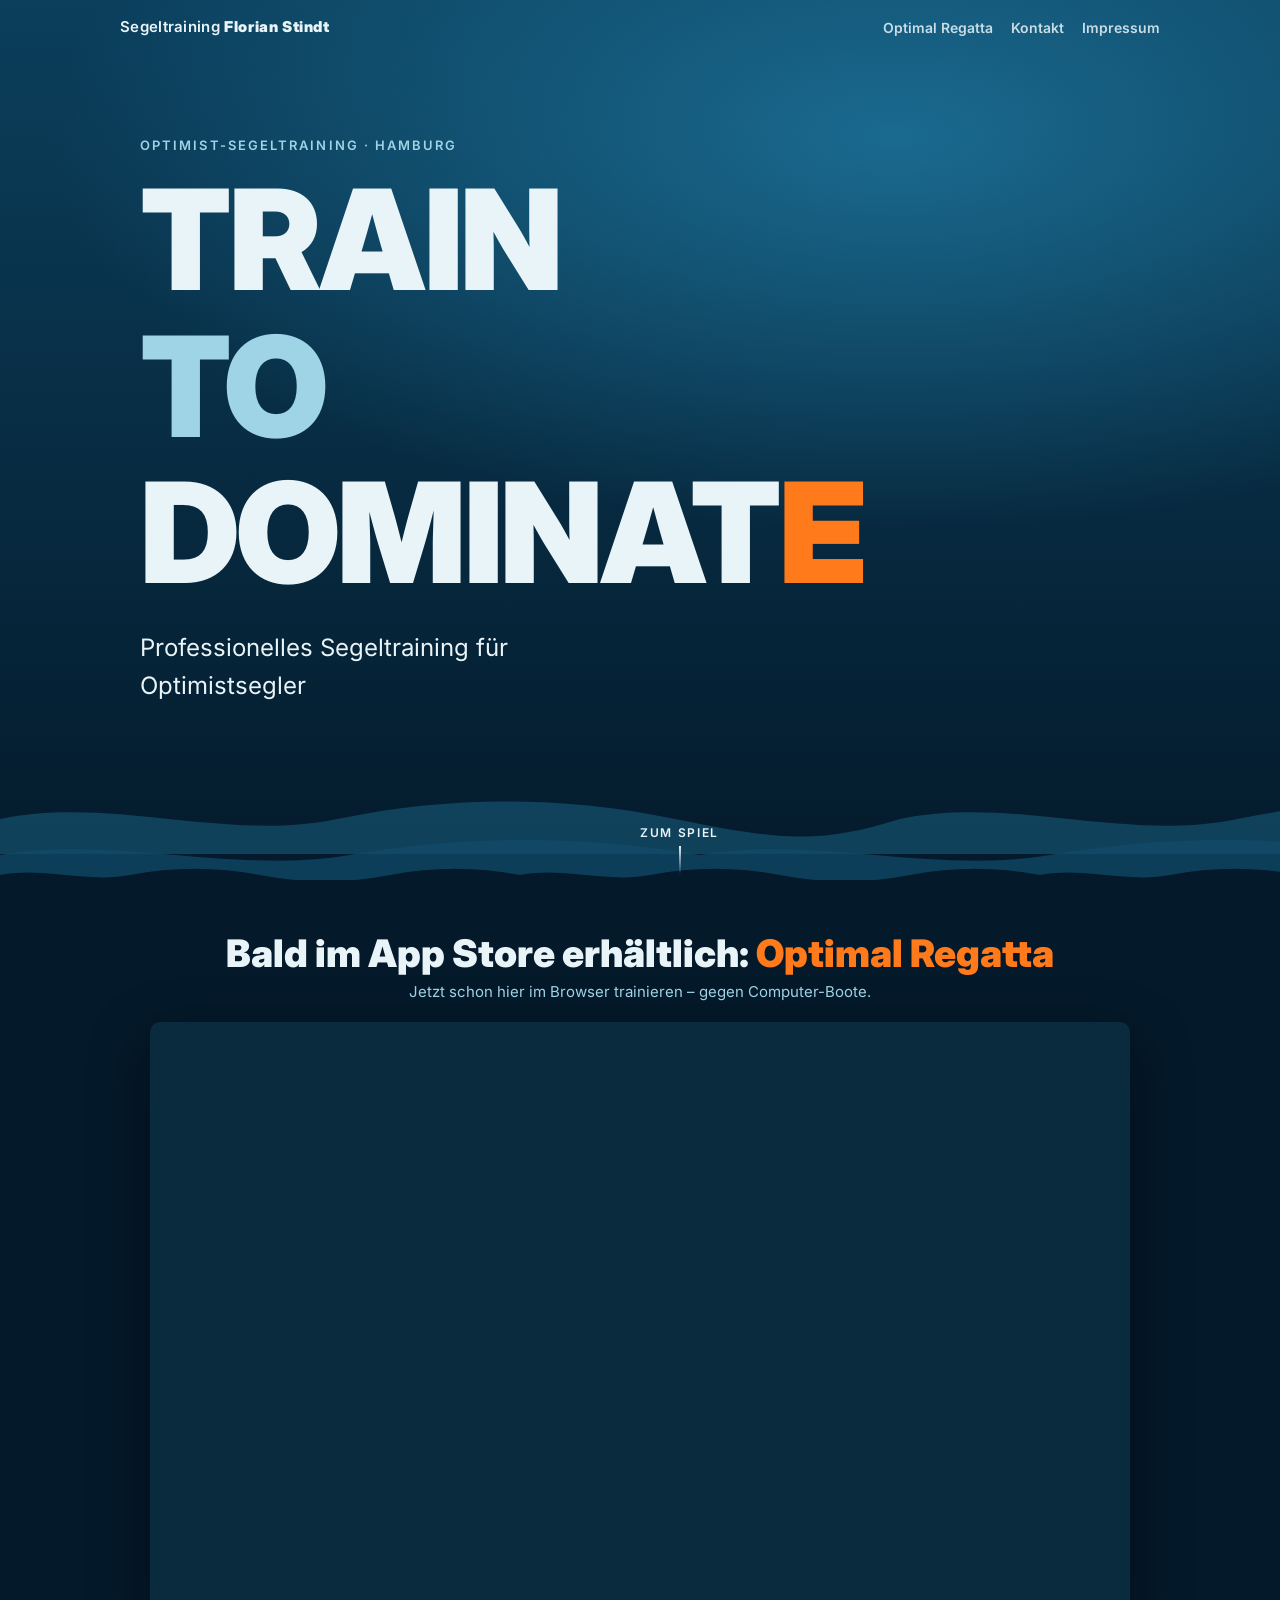
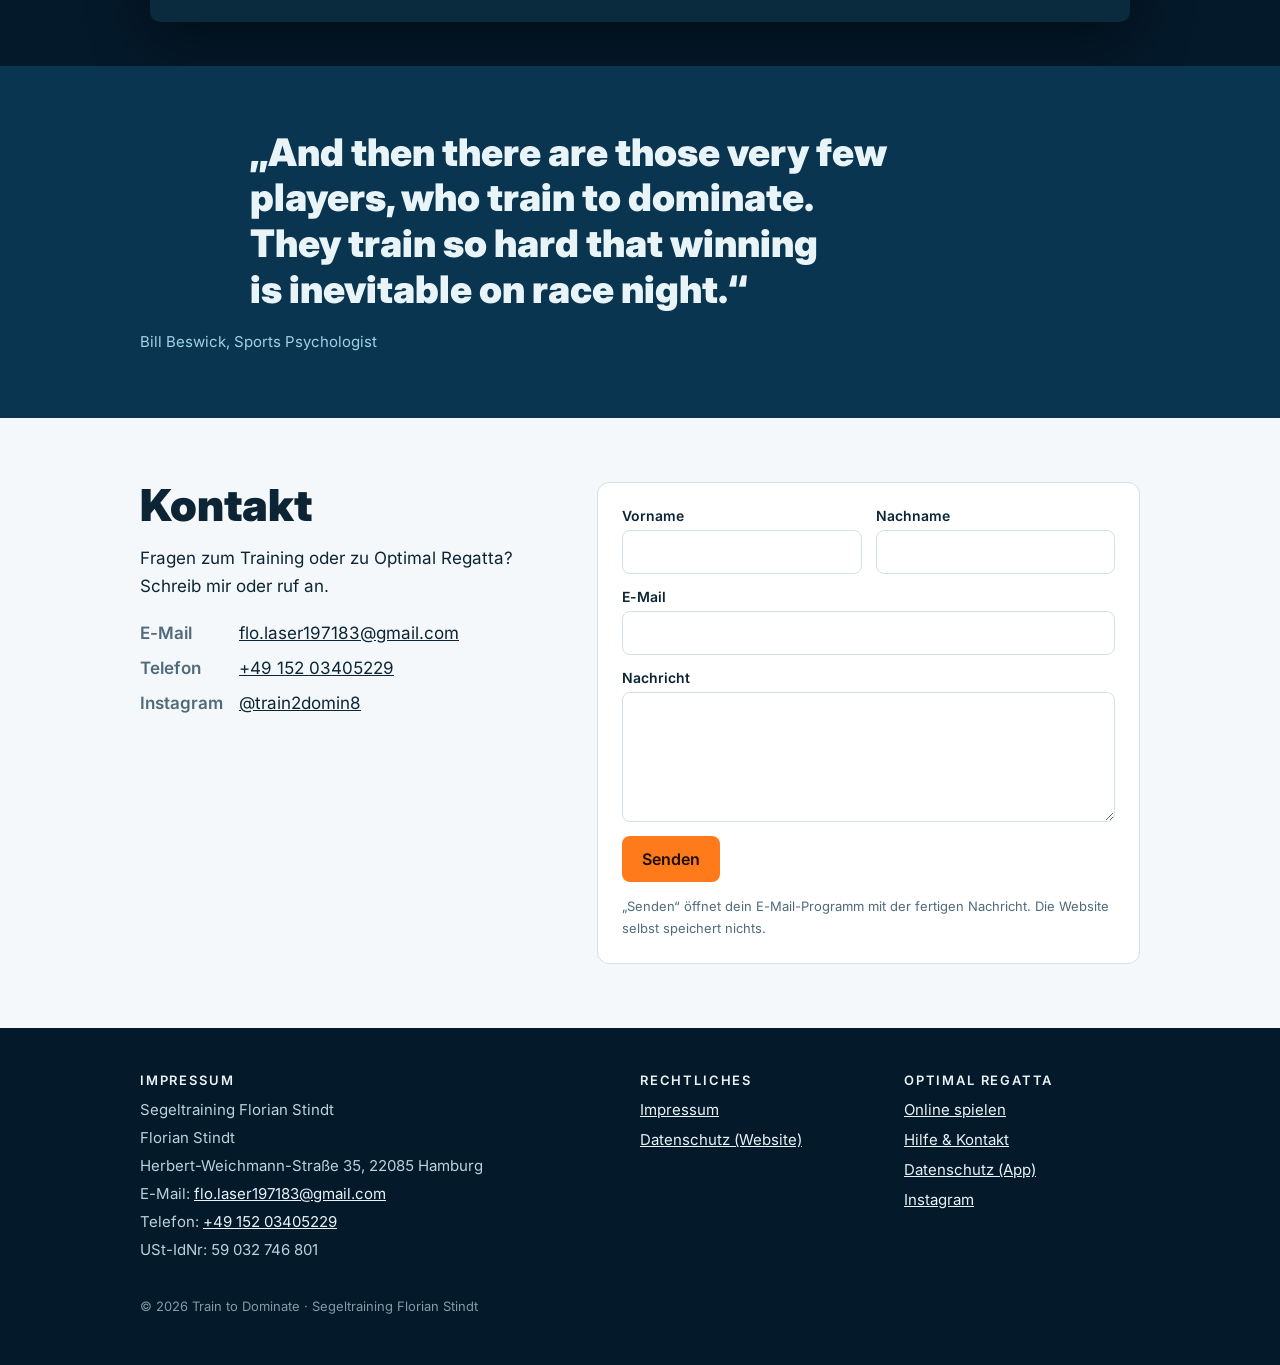
<file: index.html>
<!doctype html>
<html lang="de">
<head>
<meta charset="utf-8">
<meta name="viewport" content="width=device-width,initial-scale=1,viewport-fit=cover">
<title>Train to Dominate · Segeltraining Florian Stindt</title>
<meta name="description" content="Professionelles Segeltraining für Optimistsegler von Florian Stindt in Hamburg – und Optimal Regatta, das Regatta-Spiel für junge Segler.">
<link rel="canonical" href="https://www.train2domin8.com/">
<meta property="og:title" content="Train to Dominate · Segeltraining Florian Stindt">
<meta property="og:description" content="Professionelles Segeltraining für Optimistsegler von Florian Stindt in Hamburg – und Optimal Regatta, das Regatta-Spiel für junge Segler.">
<meta property="og:type" content="website">
<meta name="theme-color" content="#04192a">
<link rel="icon" href="/favicon.svg" type="image/svg+xml">
<link rel="stylesheet" href="/style.css">
</head>
<body>
<header class="bar"><div class="wrap">
  <a class="brand" href="/">Segeltraining <b>Florian Stindt</b></a>
  <nav class="nav" aria-label="Hauptmenü"><a href="#spiel">Optimal Regatta</a><a href="#kontakt">Kontakt</a><a href="/impressum">Impressum</a></nav>
</div></header>
<main>
<section class="hero" aria-label="Train to Dominate">
  <div class="wind" aria-hidden="true"><i></i><i></i><i></i><i></i><i></i></div>
  <div class="wrap">
    <p class="kicker">Optimist-Segeltraining · Hamburg</p>
    <h1 class="title"><span>Train</span><span>To</span><span>Dominat<em>e</em></span></h1>
    <p class="lead">Professionelles Segeltraining für Optimistsegler</p>
  </div>
  <div class="opti far" aria-hidden="true"><svg viewBox="0 0 120 130" aria-hidden="true">
  <path d="M58 6 L60 104" stroke="#e9f4f8" stroke-width="2.4" stroke-linecap="round"/>
  <path d="M61 10 L104 22 L96 92 L62 98 Z" fill="#f7fbfd"/>
  <path d="M62 97 L103 23" stroke="#9fb7c4" stroke-width="2" stroke-linecap="round"/>
  <path d="M70 40 L96 46" stroke="#ff7a1a" stroke-width="5"/>
  <path d="M14 102 L108 102 L100 118 Q60 124 22 118 Z" fill="#ff7a1a"/>
  <path d="M14 102 L108 102" stroke="#fff" stroke-width="2"/>
</svg></div>
  <div class="sea" aria-hidden="true"><div class="wave w1"></div><div class="wave w2"></div></div>
  <div class="opti" aria-hidden="true"><svg viewBox="0 0 120 130" aria-hidden="true">
  <path d="M58 6 L60 104" stroke="#e9f4f8" stroke-width="2.4" stroke-linecap="round"/>
  <path d="M61 10 L104 22 L96 92 L62 98 Z" fill="#f7fbfd"/>
  <path d="M62 97 L103 23" stroke="#9fb7c4" stroke-width="2" stroke-linecap="round"/>
  <path d="M70 40 L96 46" stroke="#ff7a1a" stroke-width="5"/>
  <path d="M14 102 L108 102 L100 118 Q60 124 22 118 Z" fill="#ff7a1a"/>
  <path d="M14 102 L108 102" stroke="#fff" stroke-width="2"/>
</svg></div>
  <div class="sea front" aria-hidden="true"><div class="wave w3"></div></div>
  <a class="cue" href="#spiel">Zum Spiel<i></i></a>
</section>

<section class="game" id="spiel" aria-labelledby="spiel-h">
  <div class="wrap">
    <h2 id="spiel-h">Bald im App Store erhältlich: <em>Optimal Regatta</em></h2>
    <p class="sub">Jetzt schon hier im Browser trainieren – gegen Computer-Boote.</p>
    <iframe class="frame" src="https://lifrano.github.io/optimist-regatta/" title="Optimal Regatta – Spiel" allow="fullscreen; autoplay" allowfullscreen loading="eager"></iframe>
  </div>
</section>

<section class="quote">
  <div class="wrap">
    <figure>
      <blockquote>„And then there are those very few players, who train to dominate. They train so hard that winning is inevitable on race night.“</blockquote>
      <figcaption>Bill Beswick, Sports Psychologist</figcaption>
    </figure>
  </div>
</section>

<section class="contact" id="kontakt" aria-labelledby="kontakt-h">
  <div class="wrap grid">
    <div>
      <h2 id="kontakt-h">Kontakt</h2>
      <p>Fragen zum Training oder zu Optimal Regatta? Schreib mir oder ruf an.</p>
      <dl>
        <dt>E-Mail</dt><dd><a href="mailto:flo.laser197183@gmail.com">flo.laser197183@gmail.com</a></dd>
        <dt>Telefon</dt><dd><a href="tel:+4915203405229">+49 152 03405229</a></dd>
        <dt>Instagram</dt><dd><a href="https://www.instagram.com/train2domin8/" rel="noopener">@train2domin8</a></dd>
      </dl>
    </div>
    <form id="kform" novalidate>
      <label>Vorname<input name="vorname" autocomplete="given-name"></label>
      <label>Nachname<input name="nachname" autocomplete="family-name"></label>
      <label class="full">E-Mail<input name="email" type="email" autocomplete="email"></label>
      <label class="full">Nachricht<textarea name="nachricht" required></textarea></label>
      <button class="btn" type="submit">Senden</button>
      <p class="note full">„Senden“ öffnet dein E-Mail-Programm mit der fertigen Nachricht. Die Website selbst speichert nichts. <span id="formMsg" role="status"></span></p>
    </form>
  </div>
</section>
</main>
<script>
// contact form -> e-mail program
document.getElementById('kform').addEventListener('submit',function(e){
  e.preventDefault(); var f=e.target, m=document.getElementById('formMsg');
  if(!f.nachricht.value.trim()){ m.textContent='Bitte eine Nachricht eingeben.'; f.nachricht.focus(); return; }
  var name=(f.vorname.value+' '+f.nachname.value).trim();
  var body=f.nachricht.value+'\n\n'+(name?name+'\n':'')+(f.email.value?f.email.value:'');
  location.href='mailto:flo.laser197183@gmail.com?subject='+encodeURIComponent('Anfrage über train2domin8.com'+(name?' – '+name:''))+'&body='+encodeURIComponent(body);
  m.textContent='Dein E-Mail-Programm sollte sich jetzt öffnen. Falls nicht: flo.laser197183@gmail.com';
});
// intro: show "Train to Dominate" for a moment, then glide down to the game
(function(){
  if(location.hash||window.matchMedia('(prefers-reduced-motion: reduce)').matches) return;
  var cancelled=false; function stop(){cancelled=true;}
  ['wheel','touchstart','keydown','mousedown'].forEach(function(t){window.addEventListener(t,stop,{passive:true,once:true});});
  setTimeout(function(){
    if(cancelled||window.scrollY>60) return;
    var el=document.getElementById('spiel'), target=el.getBoundingClientRect().top+window.scrollY-(window.innerWidth<761?0:8);
    var vh=window.innerHeight, h=el.offsetHeight; if(h<vh) target-=Math.max(0,(vh-h)/2-8);
    var start=window.scrollY, t0=null, dur=2800;
    function ease(t){return t<.5?4*t*t*t:1-Math.pow(-2*t+2,3)/2;}
    function step(ts){ if(cancelled) return; if(t0===null)t0=ts; var p=Math.min(1,(ts-t0)/dur);
      window.scrollTo(0,start+(target-start)*ease(p)); if(p<1) requestAnimationFrame(step); }
    requestAnimationFrame(step);
  },3200);
})();
</script>
<footer>
  <div class="wrap">
    <div class="cols">
      <div>
        <h3>Impressum</h3>
        <p>Segeltraining Florian Stindt</p>
        <p>Florian Stindt</p>
        <p>Herbert-Weichmann-Straße 35, 22085 Hamburg</p>
        <p>E-Mail: <a href="mailto:flo.laser197183@gmail.com">flo.laser197183@gmail.com</a></p>
        <p>Telefon: <a href="tel:+4915203405229">+49 152 03405229</a></p>
        <p>USt-IdNr: 59 032 746 801</p>
      </div>
      <div>
        <h3>Rechtliches</h3>
        <ul>
          <li><a href="/impressum">Impressum</a></li>
          <li><a href="/datenschutz">Datenschutz (Website)</a></li>
        </ul>
      </div>
      <div>
        <h3>Optimal Regatta</h3>
        <ul>
          <li><a href="/#spiel">Online spielen</a></li>
          <li><a href="/optimal-regatta">Hilfe &amp; Kontakt</a></li>
          <li><a href="/optimal-regatta-datenschutz">Datenschutz (App)</a></li>
          <li><a href="https://www.instagram.com/train2domin8/" rel="noopener">Instagram</a></li>
        </ul>
      </div>
    </div>
    <p class="copy">© <span id="yr">2026</span> Train to Dominate · Segeltraining Florian Stindt</p>
  </div>
</footer>
<script>document.getElementById('yr').textContent=new Date().getFullYear()</script>
</body>
</html>
</file>
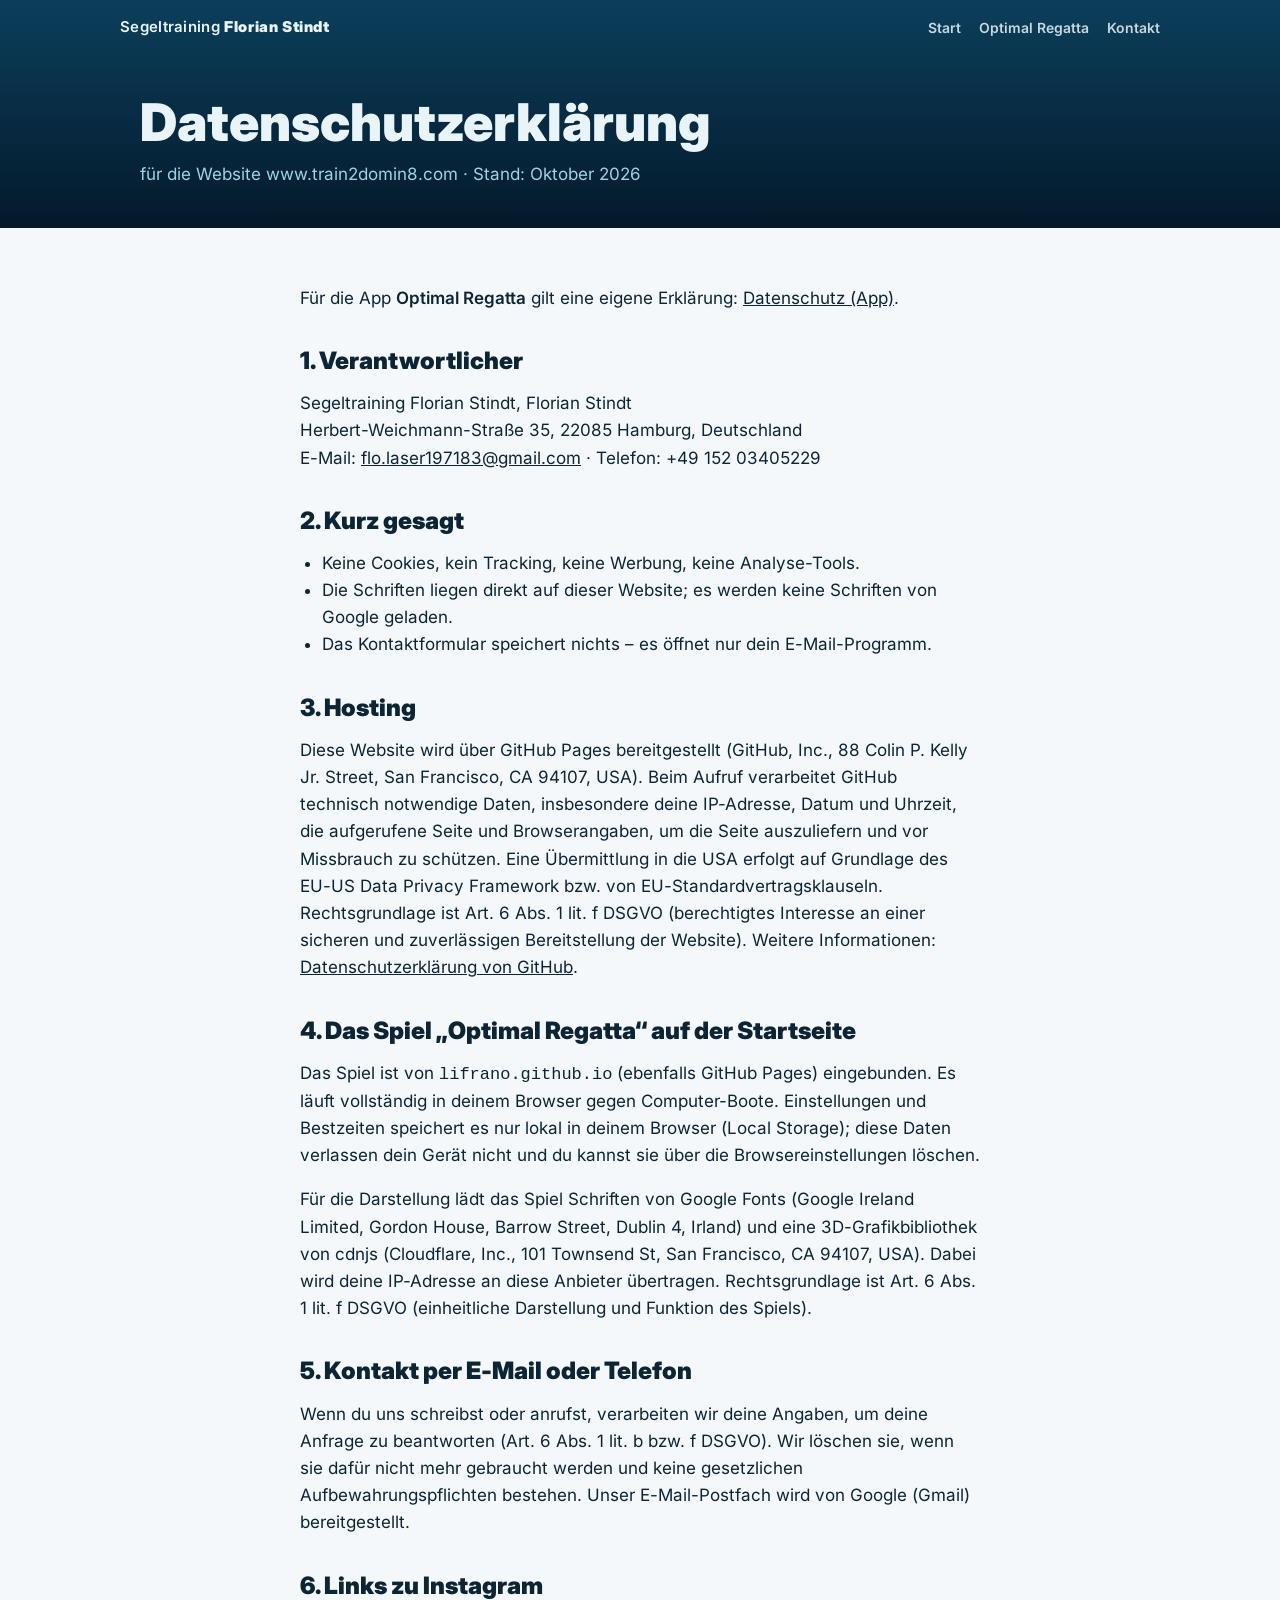
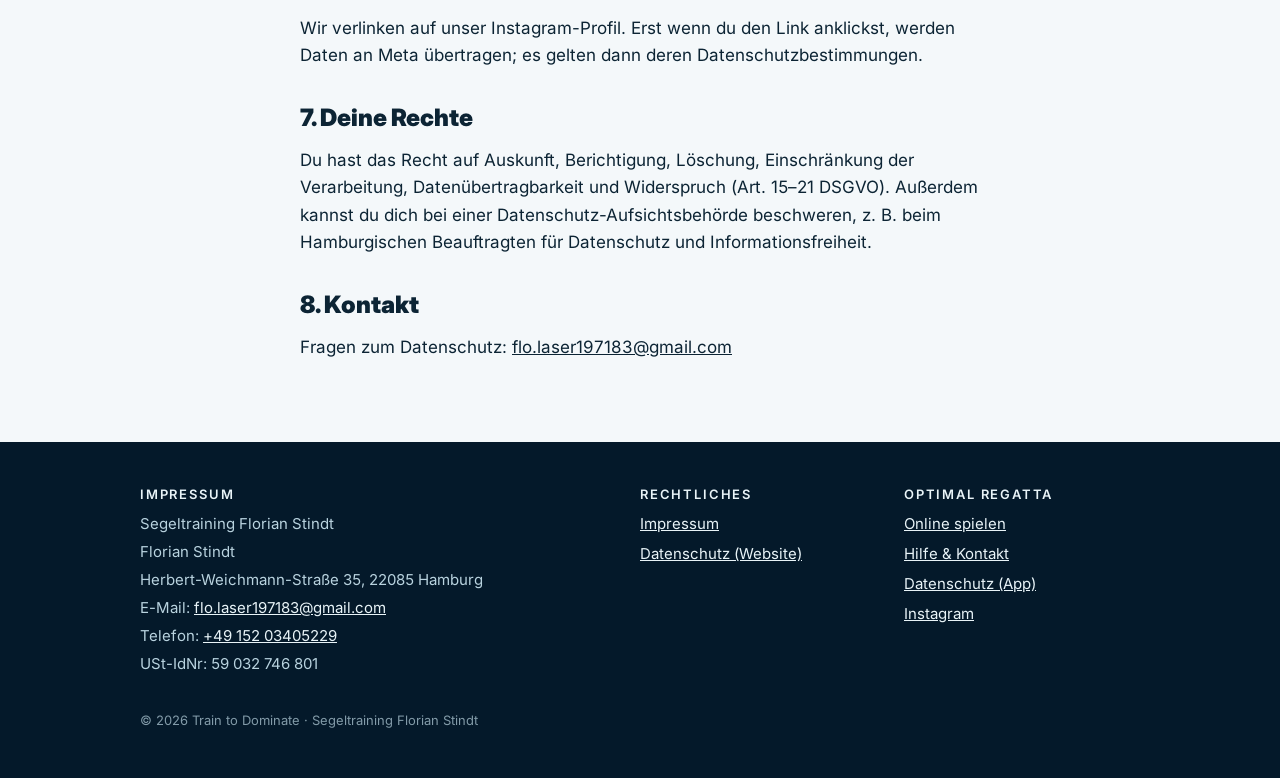
<file: datenschutz.html>
<!doctype html>
<html lang="de">
<head>
<meta charset="utf-8">
<meta name="viewport" content="width=device-width,initial-scale=1,viewport-fit=cover">
<title>Datenschutz · Train to Dominate</title>
<meta name="description" content="Datenschutzerklärung für die Website www.train2domin8.com.">
<link rel="canonical" href="https://www.train2domin8.com/datenschutz">
<meta property="og:title" content="Datenschutz · Train to Dominate">
<meta property="og:description" content="Datenschutzerklärung für die Website www.train2domin8.com.">
<meta property="og:type" content="website">
<meta name="theme-color" content="#04192a">
<link rel="icon" href="/favicon.svg" type="image/svg+xml">
<link rel="stylesheet" href="/style.css">
</head>
<body>
<header class="bar"><div class="wrap">
  <a class="brand" href="/">Segeltraining <b>Florian Stindt</b></a>
  <nav class="nav" aria-label="Hauptmenü"><a href="/">Start</a><a href="/#spiel">Optimal Regatta</a><a href="/#kontakt">Kontakt</a></nav>
</div></header>
<section class="page-head"><div class="wrap"><h1>Datenschutzerklärung</h1><p>für die Website www.train2domin8.com · Stand: Oktober 2026</p></div></section>
<main class="prose">
<p>Für die App <strong>Optimal Regatta</strong> gilt eine eigene Erklärung: <a href="/optimal-regatta-datenschutz">Datenschutz (App)</a>.</p>

<h2>1. Verantwortlicher</h2>
<p>Segeltraining Florian Stindt, Florian Stindt<br>
Herbert-Weichmann-Straße 35, 22085 Hamburg, Deutschland<br>
E-Mail: <a href="mailto:flo.laser197183@gmail.com">flo.laser197183@gmail.com</a> · Telefon: +49 152 03405229</p>

<h2>2. Kurz gesagt</h2>
<ul>
  <li>Keine Cookies, kein Tracking, keine Werbung, keine Analyse-Tools.</li>
  <li>Die Schriften liegen direkt auf dieser Website; es werden keine Schriften von Google geladen.</li>
  <li>Das Kontaktformular speichert nichts – es öffnet nur dein E-Mail-Programm.</li>
</ul>

<h2>3. Hosting</h2>
<p>Diese Website wird über GitHub Pages bereitgestellt (GitHub, Inc., 88 Colin P. Kelly Jr. Street, San Francisco, CA 94107, USA). Beim Aufruf verarbeitet GitHub technisch notwendige Daten, insbesondere deine IP-Adresse, Datum und Uhrzeit, die aufgerufene Seite und Browserangaben, um die Seite auszuliefern und vor Missbrauch zu schützen. Eine Übermittlung in die USA erfolgt auf Grundlage des EU-US Data Privacy Framework bzw. von EU-Standardvertragsklauseln. Rechtsgrundlage ist Art. 6 Abs. 1 lit. f DSGVO (berechtigtes Interesse an einer sicheren und zuverlässigen Bereitstellung der Website). Weitere Informationen: <a href="https://docs.github.com/de/site-policy/privacy-policies/github-general-privacy-statement" rel="noopener">Datenschutzerklärung von GitHub</a>.</p>

<h2>4. Das Spiel „Optimal Regatta“ auf der Startseite</h2>
<p>Das Spiel ist von <code>lifrano.github.io</code> (ebenfalls GitHub Pages) eingebunden. Es läuft vollständig in deinem Browser gegen Computer-Boote. Einstellungen und Bestzeiten speichert es nur lokal in deinem Browser (Local Storage); diese Daten verlassen dein Gerät nicht und du kannst sie über die Browsereinstellungen löschen.</p>
<p>Für die Darstellung lädt das Spiel Schriften von Google Fonts (Google Ireland Limited, Gordon House, Barrow Street, Dublin 4, Irland) und eine 3D-Grafikbibliothek von cdnjs (Cloudflare, Inc., 101 Townsend St, San Francisco, CA 94107, USA). Dabei wird deine IP-Adresse an diese Anbieter übertragen. Rechtsgrundlage ist Art. 6 Abs. 1 lit. f DSGVO (einheitliche Darstellung und Funktion des Spiels).</p>

<h2>5. Kontakt per E-Mail oder Telefon</h2>
<p>Wenn du uns schreibst oder anrufst, verarbeiten wir deine Angaben, um deine Anfrage zu beantworten (Art. 6 Abs. 1 lit. b bzw. f DSGVO). Wir löschen sie, wenn sie dafür nicht mehr gebraucht werden und keine gesetzlichen Aufbewahrungspflichten bestehen. Unser E-Mail-Postfach wird von Google (Gmail) bereitgestellt.</p>

<h2>6. Links zu Instagram</h2>
<p>Wir verlinken auf unser Instagram-Profil. Erst wenn du den Link anklickst, werden Daten an Meta übertragen; es gelten dann deren Datenschutzbestimmungen.</p>

<h2>7. Deine Rechte</h2>
<p>Du hast das Recht auf Auskunft, Berichtigung, Löschung, Einschränkung der Verarbeitung, Datenübertragbarkeit und Widerspruch (Art. 15–21 DSGVO). Außerdem kannst du dich bei einer Datenschutz-Aufsichtsbehörde beschweren, z. B. beim Hamburgischen Beauftragten für Datenschutz und Informationsfreiheit.</p>

<h2>8. Kontakt</h2>
<p>Fragen zum Datenschutz: <a href="mailto:flo.laser197183@gmail.com">flo.laser197183@gmail.com</a></p>

</main>
<footer>
  <div class="wrap">
    <div class="cols">
      <div>
        <h3>Impressum</h3>
        <p>Segeltraining Florian Stindt</p>
        <p>Florian Stindt</p>
        <p>Herbert-Weichmann-Straße 35, 22085 Hamburg</p>
        <p>E-Mail: <a href="mailto:flo.laser197183@gmail.com">flo.laser197183@gmail.com</a></p>
        <p>Telefon: <a href="tel:+4915203405229">+49 152 03405229</a></p>
        <p>USt-IdNr: 59 032 746 801</p>
      </div>
      <div>
        <h3>Rechtliches</h3>
        <ul>
          <li><a href="/impressum">Impressum</a></li>
          <li><a href="/datenschutz">Datenschutz (Website)</a></li>
        </ul>
      </div>
      <div>
        <h3>Optimal Regatta</h3>
        <ul>
          <li><a href="/#spiel">Online spielen</a></li>
          <li><a href="/optimal-regatta">Hilfe &amp; Kontakt</a></li>
          <li><a href="/optimal-regatta-datenschutz">Datenschutz (App)</a></li>
          <li><a href="https://www.instagram.com/train2domin8/" rel="noopener">Instagram</a></li>
        </ul>
      </div>
    </div>
    <p class="copy">© <span id="yr">2026</span> Train to Dominate · Segeltraining Florian Stindt</p>
  </div>
</footer>
<script>document.getElementById('yr').textContent=new Date().getFullYear()</script>
</body>
</html>
</file>
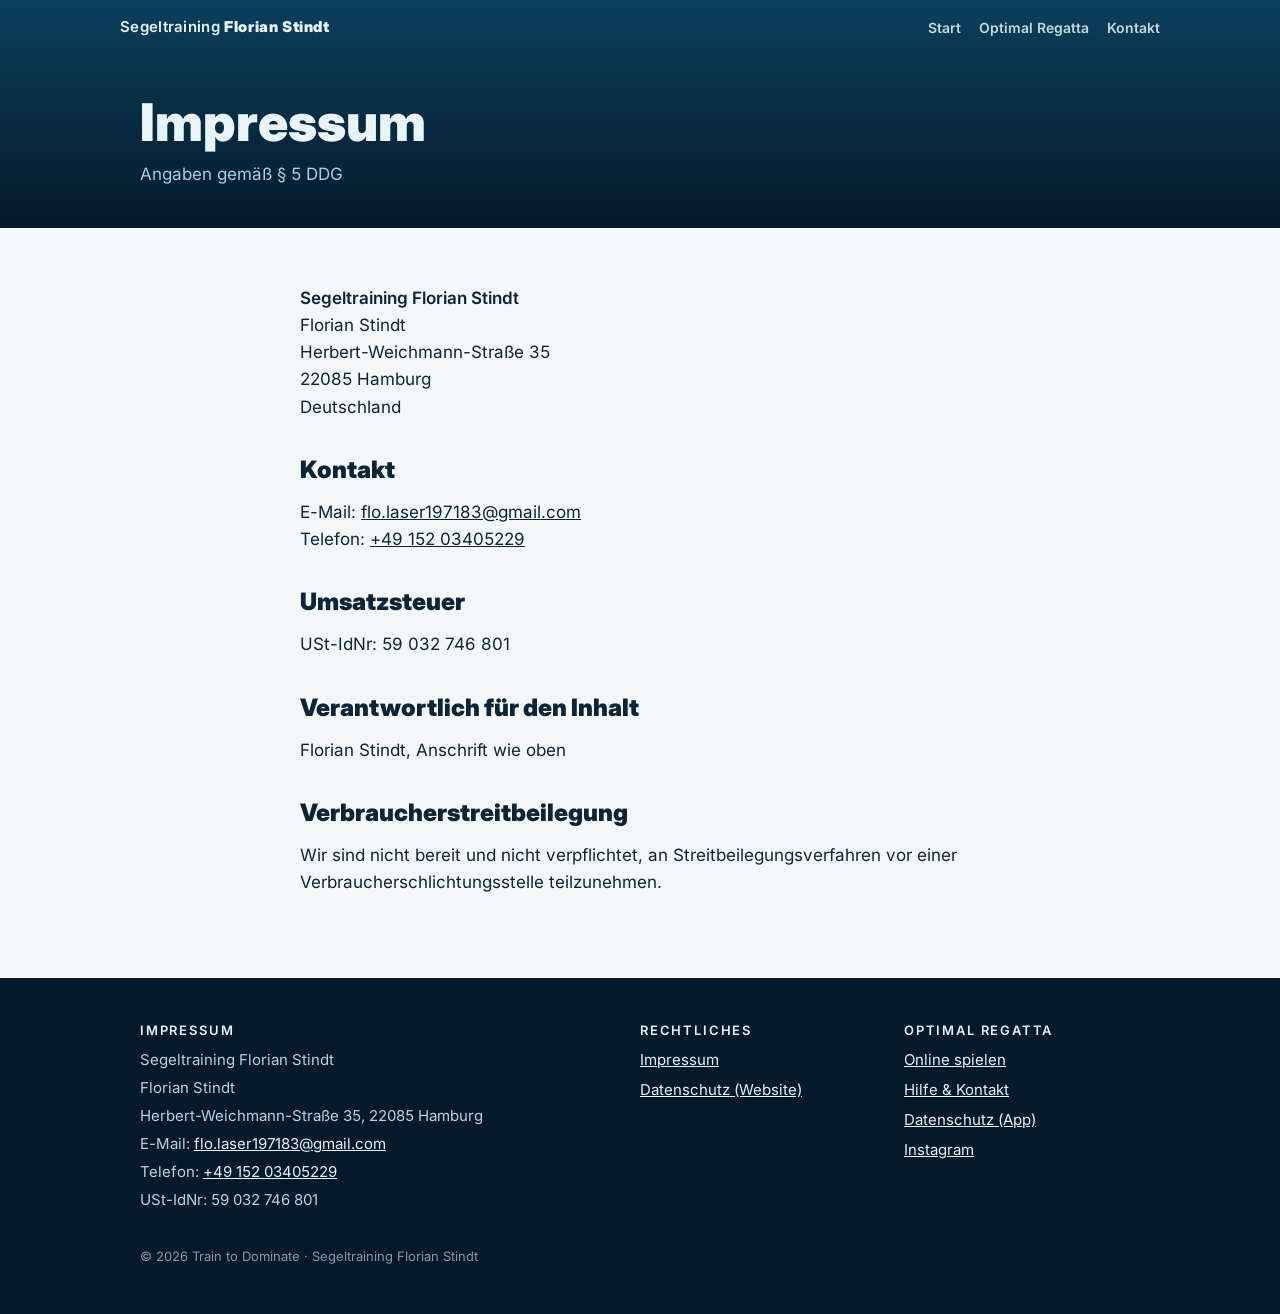
<file: impressum.html>
<!doctype html>
<html lang="de">
<head>
<meta charset="utf-8">
<meta name="viewport" content="width=device-width,initial-scale=1,viewport-fit=cover">
<title>Impressum · Train to Dominate</title>
<meta name="description" content="Impressum von Segeltraining Florian Stindt (Train to Dominate), Hamburg.">
<link rel="canonical" href="https://www.train2domin8.com/impressum">
<meta property="og:title" content="Impressum · Train to Dominate">
<meta property="og:description" content="Impressum von Segeltraining Florian Stindt (Train to Dominate), Hamburg.">
<meta property="og:type" content="website">
<meta name="theme-color" content="#04192a">
<link rel="icon" href="/favicon.svg" type="image/svg+xml">
<link rel="stylesheet" href="/style.css">
</head>
<body>
<header class="bar"><div class="wrap">
  <a class="brand" href="/">Segeltraining <b>Florian Stindt</b></a>
  <nav class="nav" aria-label="Hauptmenü"><a href="/">Start</a><a href="/#spiel">Optimal Regatta</a><a href="/#kontakt">Kontakt</a></nav>
</div></header>
<section class="page-head"><div class="wrap"><h1>Impressum</h1><p>Angaben gemäß § 5 DDG</p></div></section>
<main class="prose">
<p><strong>Segeltraining Florian Stindt</strong><br>
Florian Stindt<br>
Herbert-Weichmann-Straße 35<br>
22085 Hamburg<br>
Deutschland</p>

<h2>Kontakt</h2>
<p>E-Mail: <a href="mailto:flo.laser197183@gmail.com">flo.laser197183@gmail.com</a><br>
Telefon: <a href="tel:+4915203405229">+49 152 03405229</a></p>

<h2>Umsatzsteuer</h2>
<p>USt-IdNr: 59 032 746 801</p>

<h2>Verantwortlich für den Inhalt</h2>
<p>Florian Stindt, Anschrift wie oben</p>

<h2>Verbraucherstreitbeilegung</h2>
<p>Wir sind nicht bereit und nicht verpflichtet, an Streitbeilegungsverfahren vor einer Verbraucherschlichtungsstelle teilzunehmen.</p>

</main>
<footer>
  <div class="wrap">
    <div class="cols">
      <div>
        <h3>Impressum</h3>
        <p>Segeltraining Florian Stindt</p>
        <p>Florian Stindt</p>
        <p>Herbert-Weichmann-Straße 35, 22085 Hamburg</p>
        <p>E-Mail: <a href="mailto:flo.laser197183@gmail.com">flo.laser197183@gmail.com</a></p>
        <p>Telefon: <a href="tel:+4915203405229">+49 152 03405229</a></p>
        <p>USt-IdNr: 59 032 746 801</p>
      </div>
      <div>
        <h3>Rechtliches</h3>
        <ul>
          <li><a href="/impressum">Impressum</a></li>
          <li><a href="/datenschutz">Datenschutz (Website)</a></li>
        </ul>
      </div>
      <div>
        <h3>Optimal Regatta</h3>
        <ul>
          <li><a href="/#spiel">Online spielen</a></li>
          <li><a href="/optimal-regatta">Hilfe &amp; Kontakt</a></li>
          <li><a href="/optimal-regatta-datenschutz">Datenschutz (App)</a></li>
          <li><a href="https://www.instagram.com/train2domin8/" rel="noopener">Instagram</a></li>
        </ul>
      </div>
    </div>
    <p class="copy">© <span id="yr">2026</span> Train to Dominate · Segeltraining Florian Stindt</p>
  </div>
</footer>
<script>document.getElementById('yr').textContent=new Date().getFullYear()</script>
</body>
</html>
</file>
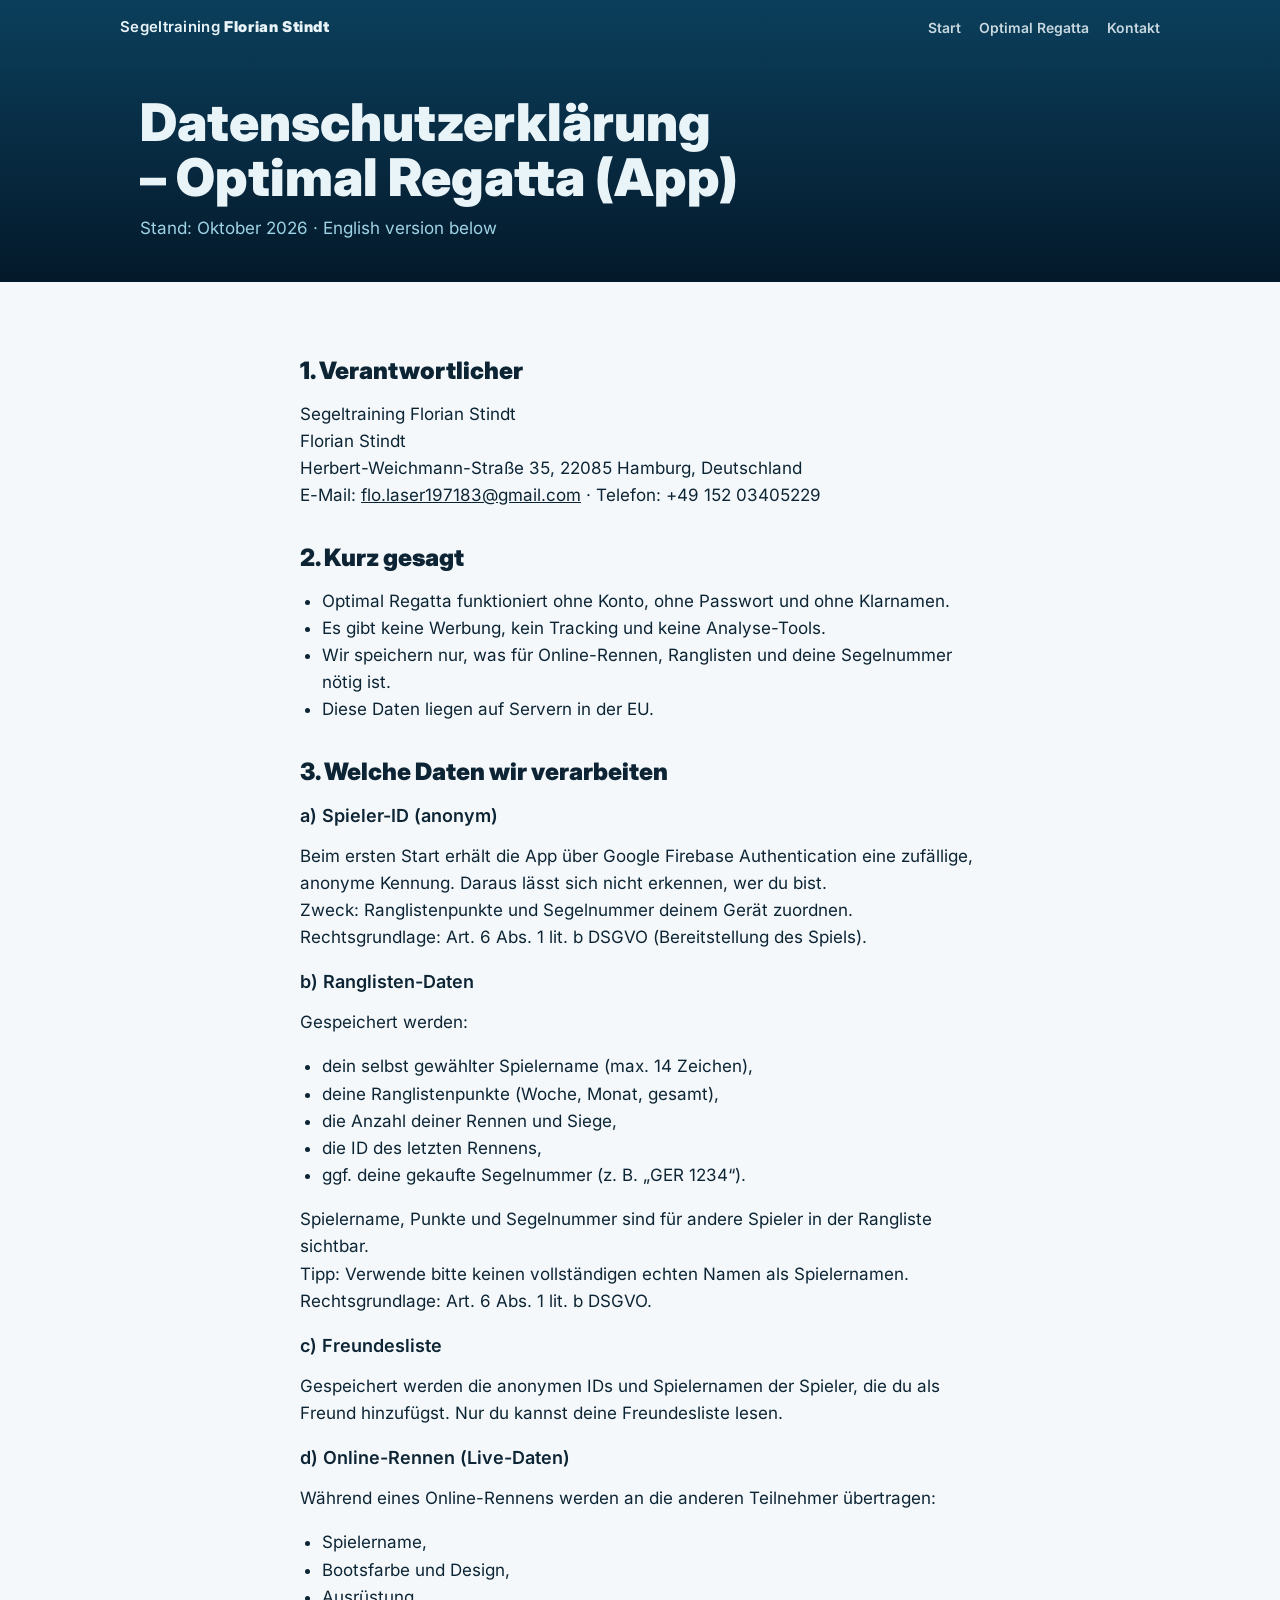
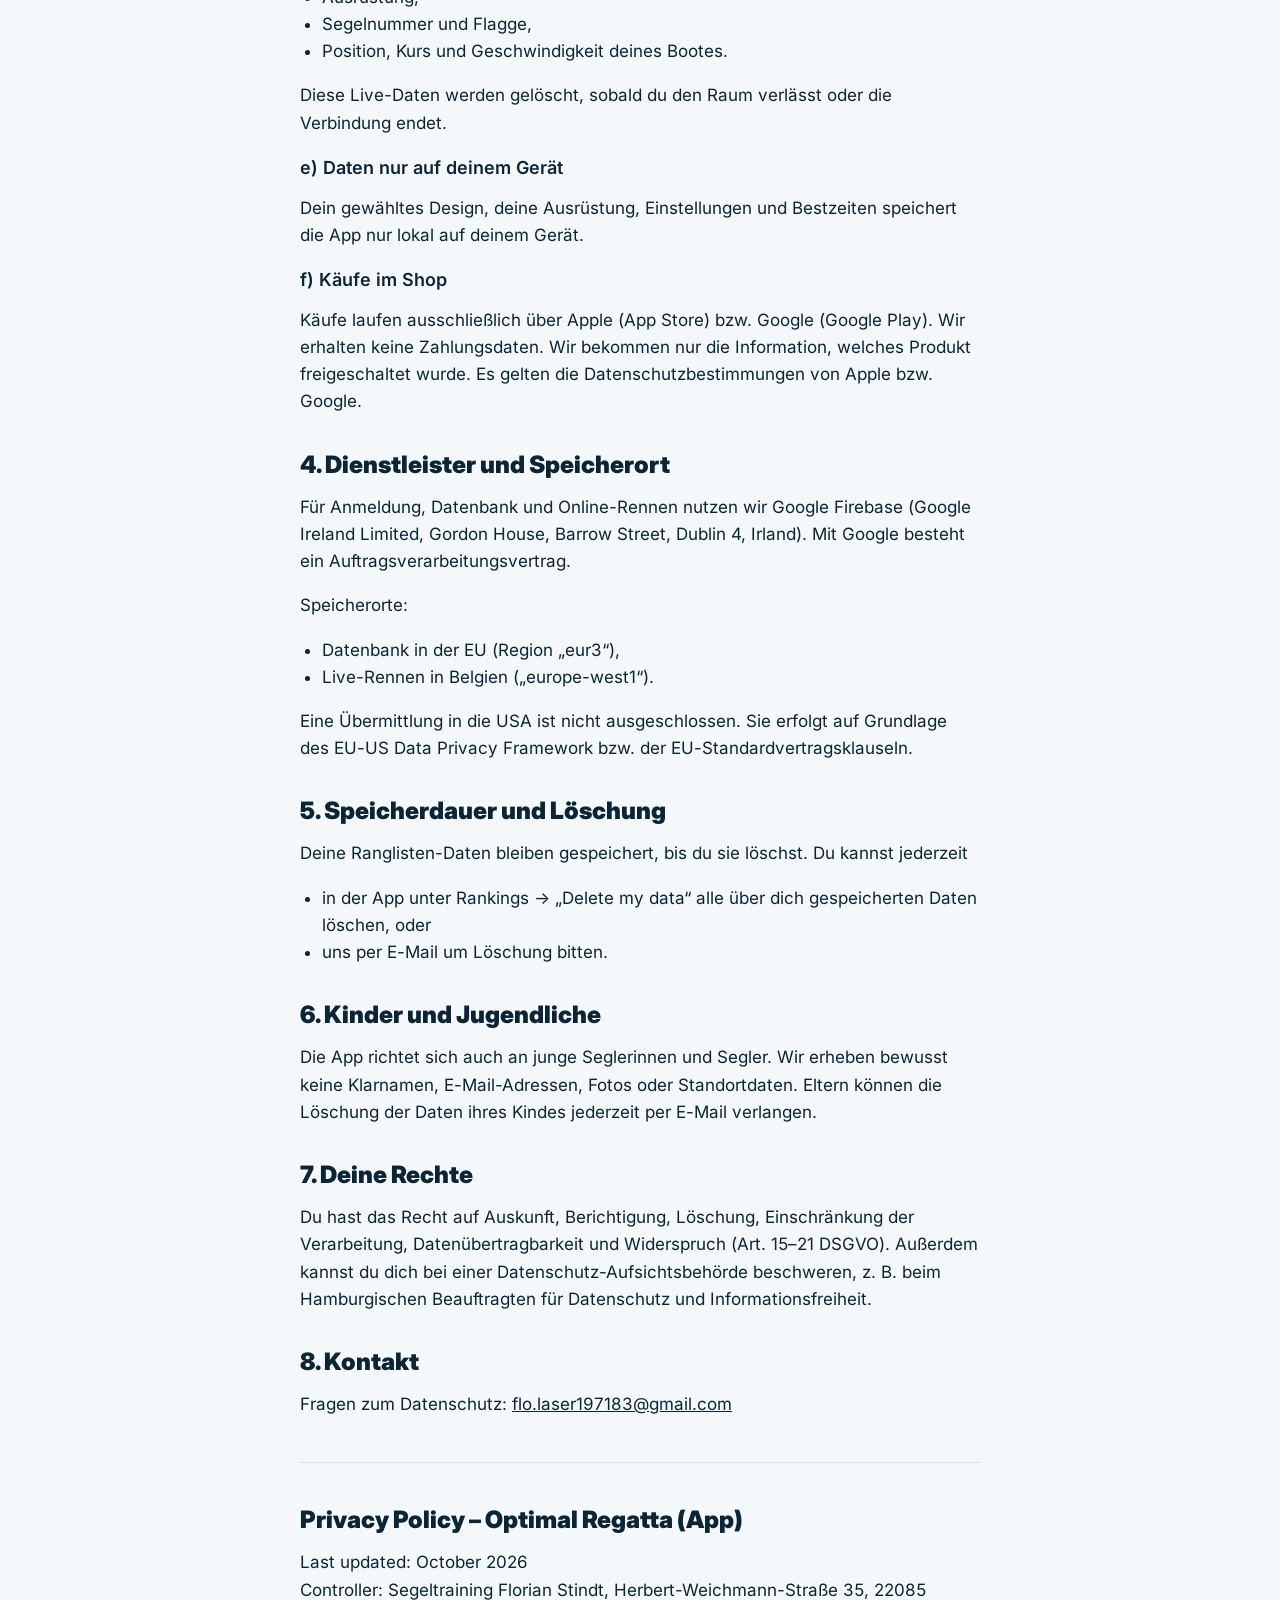
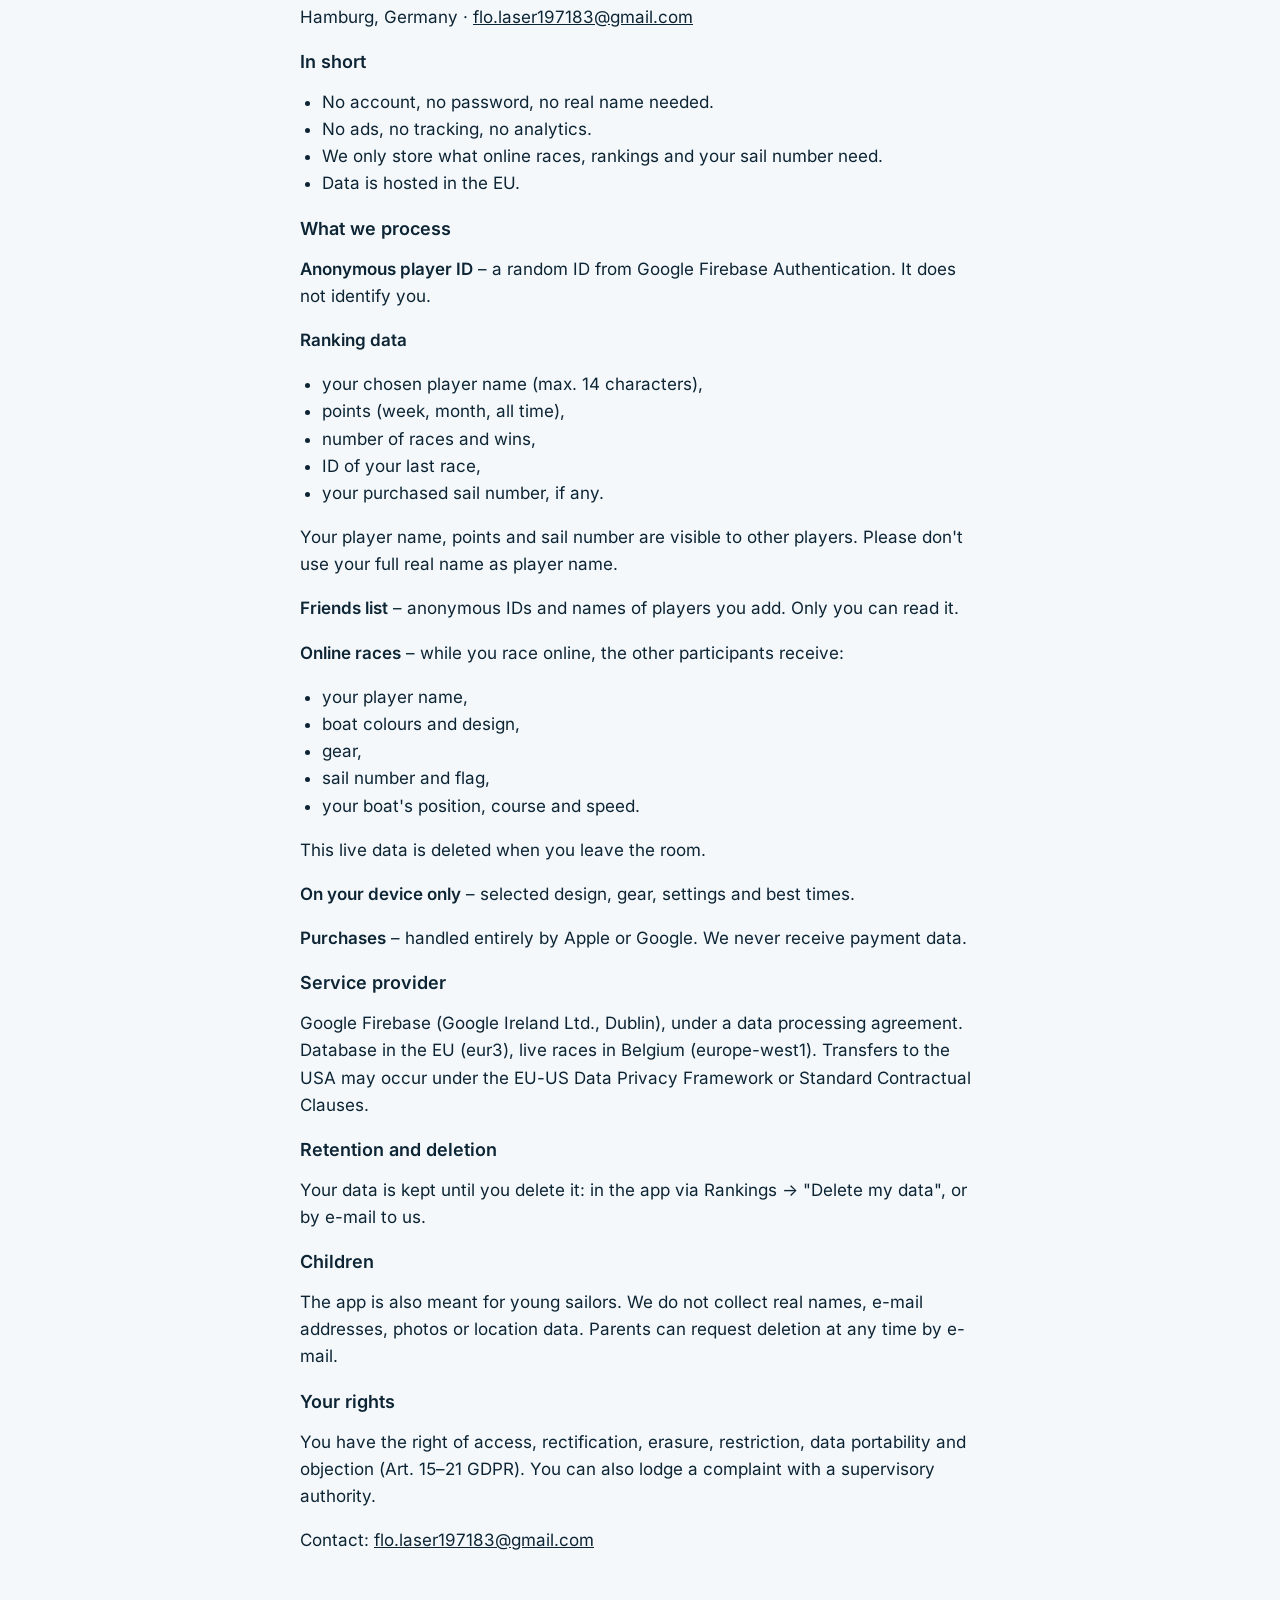
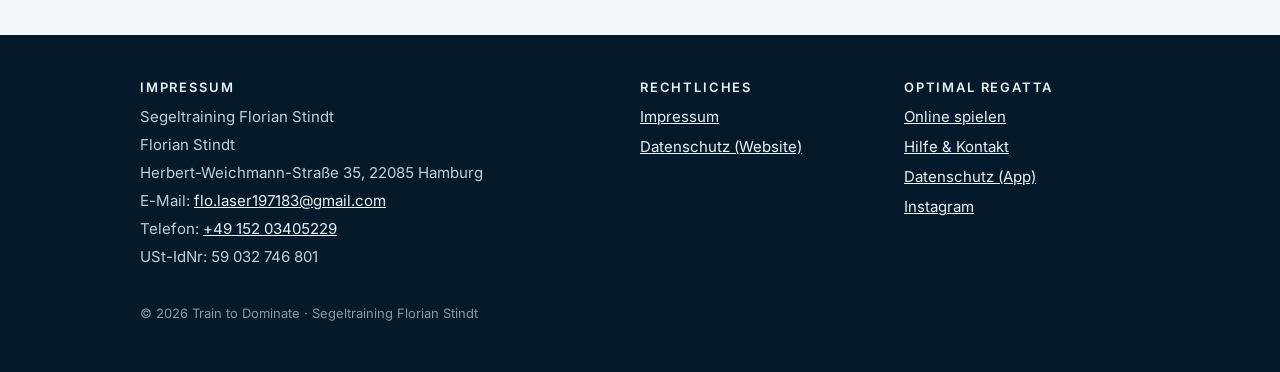
<file: optimal-regatta-datenschutz.html>
<!doctype html>
<html lang="de">
<head>
<meta charset="utf-8">
<meta name="viewport" content="width=device-width,initial-scale=1,viewport-fit=cover">
<title>Datenschutzerklärung – Optimal Regatta (App)</title>
<meta name="description" content="Datenschutzerklärung der App Optimal Regatta von Segeltraining Florian Stindt.">
<link rel="canonical" href="https://www.train2domin8.com/optimal-regatta-datenschutz">
<meta property="og:title" content="Datenschutzerklärung – Optimal Regatta (App)">
<meta property="og:description" content="Datenschutzerklärung der App Optimal Regatta von Segeltraining Florian Stindt.">
<meta property="og:type" content="website">
<meta name="theme-color" content="#04192a">
<link rel="icon" href="/favicon.svg" type="image/svg+xml">
<link rel="stylesheet" href="/style.css">
</head>
<body>
<header class="bar"><div class="wrap">
  <a class="brand" href="/">Segeltraining <b>Florian Stindt</b></a>
  <nav class="nav" aria-label="Hauptmenü"><a href="/">Start</a><a href="/#spiel">Optimal Regatta</a><a href="/#kontakt">Kontakt</a></nav>
</div></header>
<section class="page-head"><div class="wrap"><h1>Datenschutzerklärung – Optimal Regatta (App)</h1><p>Stand: Oktober 2026 · English version below</p></div></section>
<main class="prose">
<h2>1. Verantwortlicher</h2>
<p>Segeltraining Florian Stindt<br>Florian Stindt<br>
Herbert-Weichmann-Straße 35, 22085 Hamburg, Deutschland<br>
E-Mail: <a href="mailto:flo.laser197183@gmail.com">flo.laser197183@gmail.com</a> · Telefon: +49 152 03405229</p>

<h2>2. Kurz gesagt</h2>
<ul>
  <li>Optimal Regatta funktioniert ohne Konto, ohne Passwort und ohne Klarnamen.</li>
  <li>Es gibt keine Werbung, kein Tracking und keine Analyse-Tools.</li>
  <li>Wir speichern nur, was für Online-Rennen, Ranglisten und deine Segelnummer nötig ist.</li>
  <li>Diese Daten liegen auf Servern in der EU.</li>
</ul>

<h2>3. Welche Daten wir verarbeiten</h2>
<h3>a) Spieler-ID (anonym)</h3>
<p>Beim ersten Start erhält die App über Google Firebase Authentication eine zufällige, anonyme Kennung. Daraus lässt sich nicht erkennen, wer du bist.<br>
Zweck: Ranglistenpunkte und Segelnummer deinem Gerät zuordnen.<br>
Rechtsgrundlage: Art. 6 Abs. 1 lit. b DSGVO (Bereitstellung des Spiels).</p>
<h3>b) Ranglisten-Daten</h3>
<p>Gespeichert werden:</p>
<ul>
  <li>dein selbst gewählter Spielername (max. 14 Zeichen),</li>
  <li>deine Ranglistenpunkte (Woche, Monat, gesamt),</li>
  <li>die Anzahl deiner Rennen und Siege,</li>
  <li>die ID des letzten Rennens,</li>
  <li>ggf. deine gekaufte Segelnummer (z. B. „GER 1234“).</li>
</ul>
<p>Spielername, Punkte und Segelnummer sind für andere Spieler in der Rangliste sichtbar.<br>
Tipp: Verwende bitte keinen vollständigen echten Namen als Spielernamen.<br>
Rechtsgrundlage: Art. 6 Abs. 1 lit. b DSGVO.</p>
<h3>c) Freundesliste</h3>
<p>Gespeichert werden die anonymen IDs und Spielernamen der Spieler, die du als Freund hinzufügst. Nur du kannst deine Freundesliste lesen.</p>
<h3>d) Online-Rennen (Live-Daten)</h3>
<p>Während eines Online-Rennens werden an die anderen Teilnehmer übertragen:</p>
<ul>
  <li>Spielername,</li>
  <li>Bootsfarbe und Design,</li>
  <li>Ausrüstung,</li>
  <li>Segelnummer und Flagge,</li>
  <li>Position, Kurs und Geschwindigkeit deines Bootes.</li>
</ul>
<p>Diese Live-Daten werden gelöscht, sobald du den Raum verlässt oder die Verbindung endet.</p>
<h3>e) Daten nur auf deinem Gerät</h3>
<p>Dein gewähltes Design, deine Ausrüstung, Einstellungen und Bestzeiten speichert die App nur lokal auf deinem Gerät.</p>
<h3>f) Käufe im Shop</h3>
<p>Käufe laufen ausschließlich über Apple (App Store) bzw. Google (Google Play). Wir erhalten keine Zahlungsdaten. Wir bekommen nur die Information, welches Produkt freigeschaltet wurde. Es gelten die Datenschutzbestimmungen von Apple bzw. Google.</p>

<h2>4. Dienstleister und Speicherort</h2>
<p>Für Anmeldung, Datenbank und Online-Rennen nutzen wir Google Firebase (Google Ireland Limited, Gordon House, Barrow Street, Dublin 4, Irland). Mit Google besteht ein Auftragsverarbeitungsvertrag.</p>
<p>Speicherorte:</p>
<ul>
  <li>Datenbank in der EU (Region „eur3“),</li>
  <li>Live-Rennen in Belgien („europe-west1“).</li>
</ul>
<p>Eine Übermittlung in die USA ist nicht ausgeschlossen. Sie erfolgt auf Grundlage des EU-US Data Privacy Framework bzw. der EU-Standardvertragsklauseln.</p>

<h2>5. Speicherdauer und Löschung</h2>
<p>Deine Ranglisten-Daten bleiben gespeichert, bis du sie löschst. Du kannst jederzeit</p>
<ul>
  <li>in der App unter Rankings → „Delete my data“ alle über dich gespeicherten Daten löschen, oder</li>
  <li>uns per E-Mail um Löschung bitten.</li>
</ul>

<h2>6. Kinder und Jugendliche</h2>
<p>Die App richtet sich auch an junge Seglerinnen und Segler. Wir erheben bewusst keine Klarnamen, E-Mail-Adressen, Fotos oder Standortdaten. Eltern können die Löschung der Daten ihres Kindes jederzeit per E-Mail verlangen.</p>

<h2>7. Deine Rechte</h2>
<p>Du hast das Recht auf Auskunft, Berichtigung, Löschung, Einschränkung der Verarbeitung, Datenübertragbarkeit und Widerspruch (Art. 15–21 DSGVO). Außerdem kannst du dich bei einer Datenschutz-Aufsichtsbehörde beschweren, z. B. beim Hamburgischen Beauftragten für Datenschutz und Informationsfreiheit.</p>

<h2>8. Kontakt</h2>
<p>Fragen zum Datenschutz: <a href="mailto:flo.laser197183@gmail.com">flo.laser197183@gmail.com</a></p>

<hr>
<div lang="en">
<h2>Privacy Policy – Optimal Regatta (App)</h2>
<p>Last updated: October 2026<br>
Controller: Segeltraining Florian Stindt, Herbert-Weichmann-Straße 35, 22085 Hamburg, Germany · <a href="mailto:flo.laser197183@gmail.com">flo.laser197183@gmail.com</a></p>
<h3>In short</h3>
<ul>
  <li>No account, no password, no real name needed.</li>
  <li>No ads, no tracking, no analytics.</li>
  <li>We only store what online races, rankings and your sail number need.</li>
  <li>Data is hosted in the EU.</li>
</ul>
<h3>What we process</h3>
<p><strong>Anonymous player ID</strong> – a random ID from Google Firebase Authentication. It does not identify you.</p>
<p><strong>Ranking data</strong></p>
<ul>
  <li>your chosen player name (max. 14 characters),</li>
  <li>points (week, month, all time),</li>
  <li>number of races and wins,</li>
  <li>ID of your last race,</li>
  <li>your purchased sail number, if any.</li>
</ul>
<p>Your player name, points and sail number are visible to other players. Please don't use your full real name as player name.</p>
<p><strong>Friends list</strong> – anonymous IDs and names of players you add. Only you can read it.</p>
<p><strong>Online races</strong> – while you race online, the other participants receive:</p>
<ul>
  <li>your player name,</li>
  <li>boat colours and design,</li>
  <li>gear,</li>
  <li>sail number and flag,</li>
  <li>your boat's position, course and speed.</li>
</ul>
<p>This live data is deleted when you leave the room.</p>
<p><strong>On your device only</strong> – selected design, gear, settings and best times.</p>
<p><strong>Purchases</strong> – handled entirely by Apple or Google. We never receive payment data.</p>
<h3>Service provider</h3>
<p>Google Firebase (Google Ireland Ltd., Dublin), under a data processing agreement. Database in the EU (eur3), live races in Belgium (europe-west1). Transfers to the USA may occur under the EU-US Data Privacy Framework or Standard Contractual Clauses.</p>
<h3>Retention and deletion</h3>
<p>Your data is kept until you delete it: in the app via Rankings → "Delete my data", or by e-mail to us.</p>
<h3>Children</h3>
<p>The app is also meant for young sailors. We do not collect real names, e-mail addresses, photos or location data. Parents can request deletion at any time by e-mail.</p>
<h3>Your rights</h3>
<p>You have the right of access, rectification, erasure, restriction, data portability and objection (Art. 15–21 GDPR). You can also lodge a complaint with a supervisory authority.</p>
<p>Contact: <a href="mailto:flo.laser197183@gmail.com">flo.laser197183@gmail.com</a></p>
</div>

</main>
<footer>
  <div class="wrap">
    <div class="cols">
      <div>
        <h3>Impressum</h3>
        <p>Segeltraining Florian Stindt</p>
        <p>Florian Stindt</p>
        <p>Herbert-Weichmann-Straße 35, 22085 Hamburg</p>
        <p>E-Mail: <a href="mailto:flo.laser197183@gmail.com">flo.laser197183@gmail.com</a></p>
        <p>Telefon: <a href="tel:+4915203405229">+49 152 03405229</a></p>
        <p>USt-IdNr: 59 032 746 801</p>
      </div>
      <div>
        <h3>Rechtliches</h3>
        <ul>
          <li><a href="/impressum">Impressum</a></li>
          <li><a href="/datenschutz">Datenschutz (Website)</a></li>
        </ul>
      </div>
      <div>
        <h3>Optimal Regatta</h3>
        <ul>
          <li><a href="/#spiel">Online spielen</a></li>
          <li><a href="/optimal-regatta">Hilfe &amp; Kontakt</a></li>
          <li><a href="/optimal-regatta-datenschutz">Datenschutz (App)</a></li>
          <li><a href="https://www.instagram.com/train2domin8/" rel="noopener">Instagram</a></li>
        </ul>
      </div>
    </div>
    <p class="copy">© <span id="yr">2026</span> Train to Dominate · Segeltraining Florian Stindt</p>
  </div>
</footer>
<script>document.getElementById('yr').textContent=new Date().getFullYear()</script>
</body>
</html>
</file>
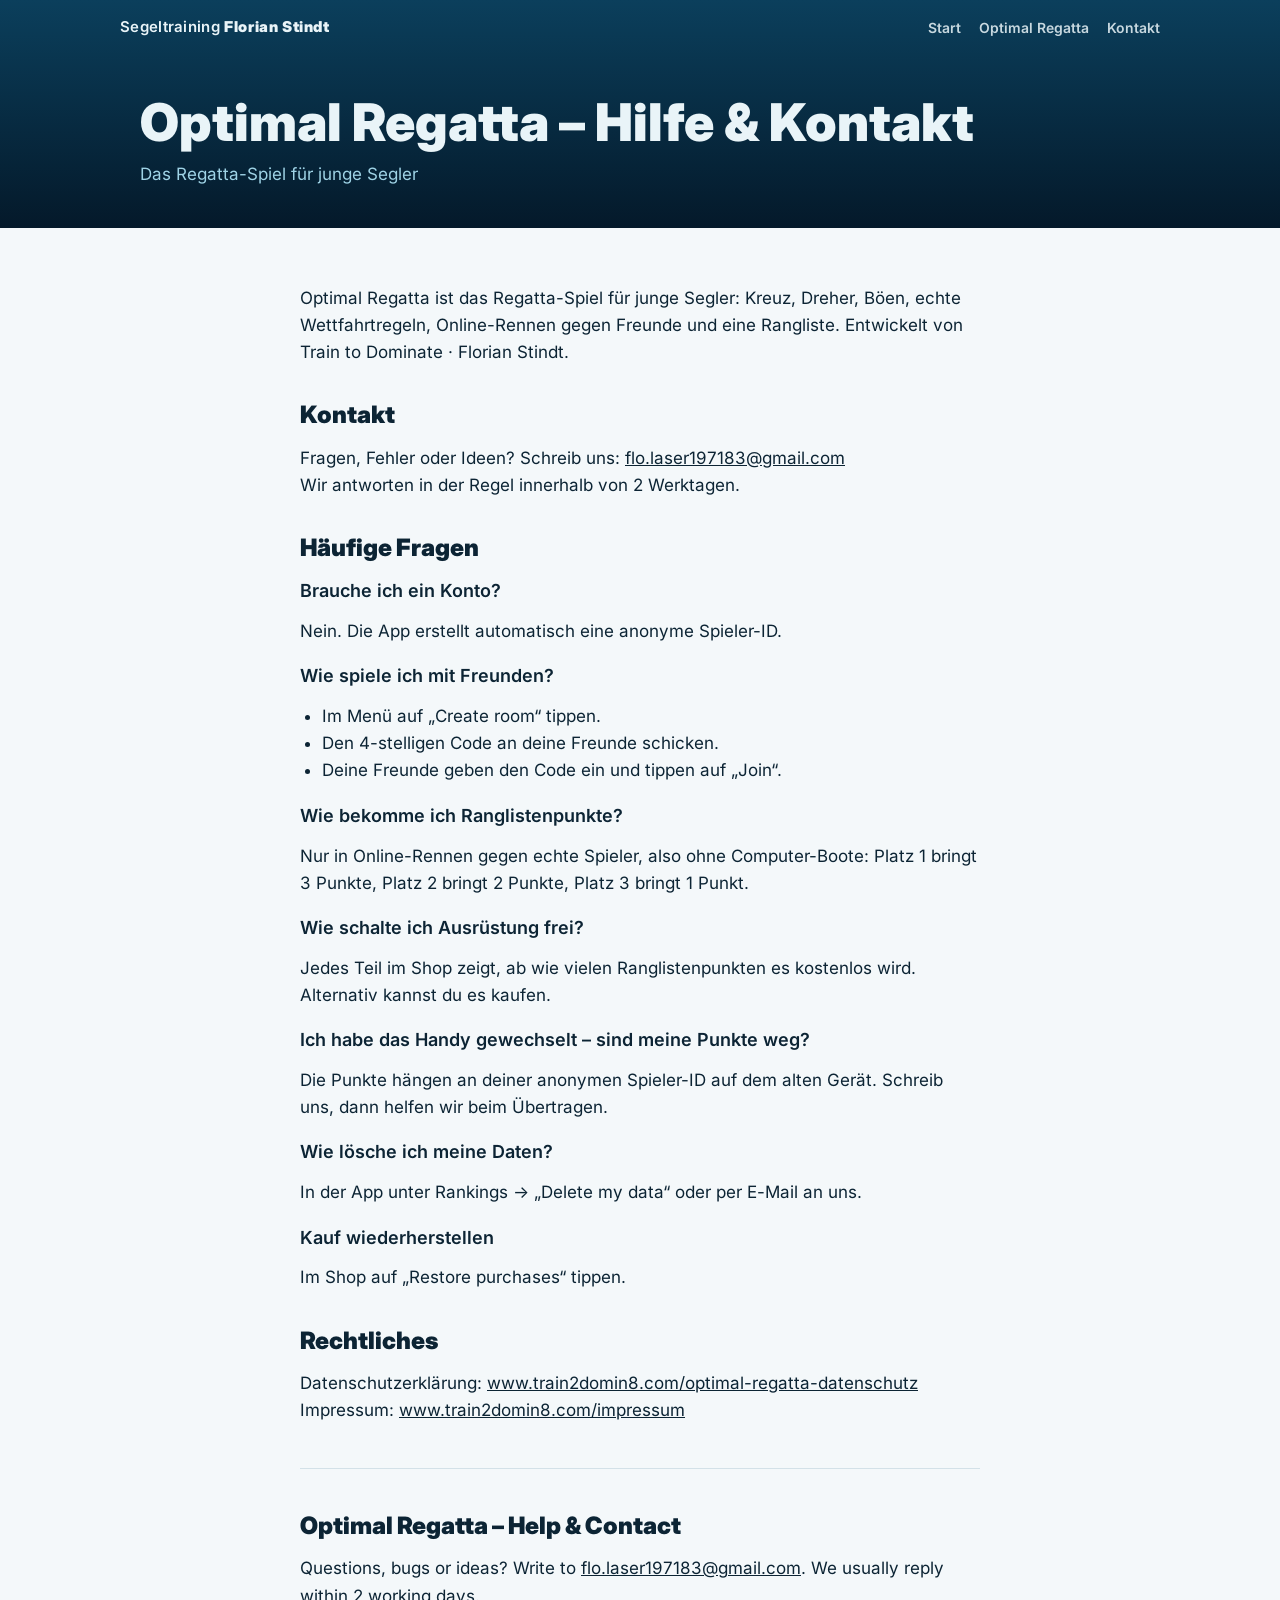
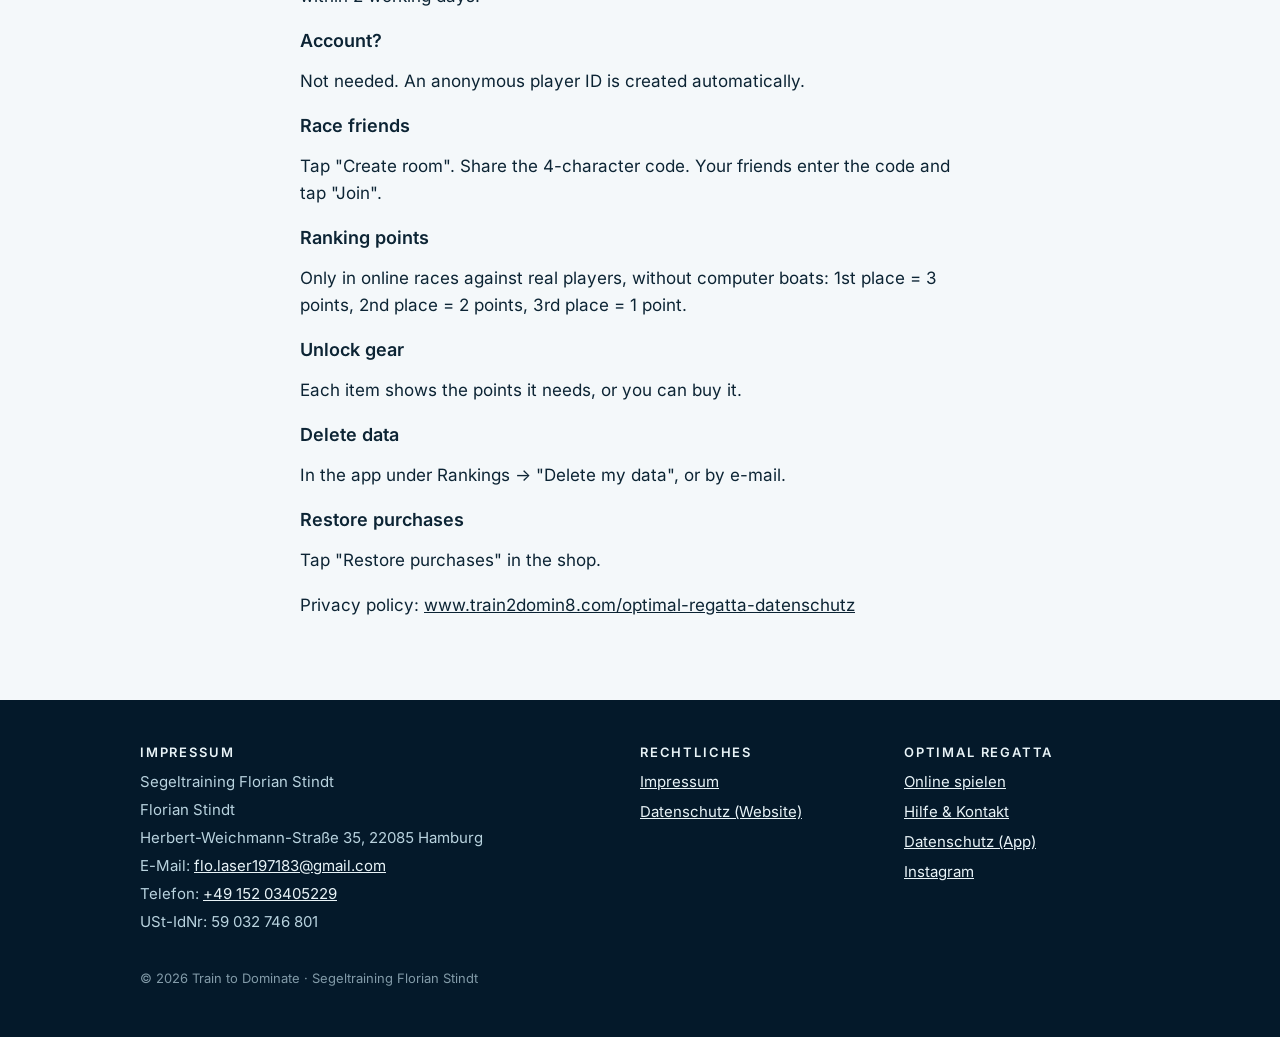
<file: optimal-regatta.html>
<!doctype html>
<html lang="de">
<head>
<meta charset="utf-8">
<meta name="viewport" content="width=device-width,initial-scale=1,viewport-fit=cover">
<title>Optimal Regatta – Hilfe & Kontakt</title>
<meta name="description" content="Hilfe, häufige Fragen und Kontakt zur App Optimal Regatta von Train to Dominate.">
<link rel="canonical" href="https://www.train2domin8.com/optimal-regatta">
<meta property="og:title" content="Optimal Regatta – Hilfe & Kontakt">
<meta property="og:description" content="Hilfe, häufige Fragen und Kontakt zur App Optimal Regatta von Train to Dominate.">
<meta property="og:type" content="website">
<meta name="theme-color" content="#04192a">
<link rel="icon" href="/favicon.svg" type="image/svg+xml">
<link rel="stylesheet" href="/style.css">
</head>
<body>
<header class="bar"><div class="wrap">
  <a class="brand" href="/">Segeltraining <b>Florian Stindt</b></a>
  <nav class="nav" aria-label="Hauptmenü"><a href="/">Start</a><a href="/#spiel">Optimal Regatta</a><a href="/#kontakt">Kontakt</a></nav>
</div></header>
<section class="page-head"><div class="wrap"><h1>Optimal Regatta – Hilfe &amp; Kontakt</h1><p>Das Regatta-Spiel für junge Segler</p></div></section>
<main class="prose">
<p>Optimal Regatta ist das Regatta-Spiel für junge Segler: Kreuz, Dreher, Böen, echte Wettfahrtregeln, Online-Rennen gegen Freunde und eine Rangliste. Entwickelt von Train to Dominate · Florian Stindt.</p>

<h2>Kontakt</h2>
<p>Fragen, Fehler oder Ideen? Schreib uns: <a href="mailto:flo.laser197183@gmail.com">flo.laser197183@gmail.com</a><br>
Wir antworten in der Regel innerhalb von 2 Werktagen.</p>

<h2>Häufige Fragen</h2>
<h3>Brauche ich ein Konto?</h3>
<p>Nein. Die App erstellt automatisch eine anonyme Spieler-ID.</p>
<h3>Wie spiele ich mit Freunden?</h3>
<ul>
  <li>Im Menü auf „Create room“ tippen.</li>
  <li>Den 4-stelligen Code an deine Freunde schicken.</li>
  <li>Deine Freunde geben den Code ein und tippen auf „Join“.</li>
</ul>
<h3>Wie bekomme ich Ranglistenpunkte?</h3>
<p>Nur in Online-Rennen gegen echte Spieler, also ohne Computer-Boote: Platz 1 bringt 3 Punkte, Platz 2 bringt 2 Punkte, Platz 3 bringt 1 Punkt.</p>
<h3>Wie schalte ich Ausrüstung frei?</h3>
<p>Jedes Teil im Shop zeigt, ab wie vielen Ranglistenpunkten es kostenlos wird. Alternativ kannst du es kaufen.</p>
<h3>Ich habe das Handy gewechselt – sind meine Punkte weg?</h3>
<p>Die Punkte hängen an deiner anonymen Spieler-ID auf dem alten Gerät. Schreib uns, dann helfen wir beim Übertragen.</p>
<h3>Wie lösche ich meine Daten?</h3>
<p>In der App unter Rankings → „Delete my data“ oder per E-Mail an uns.</p>
<h3>Kauf wiederherstellen</h3>
<p>Im Shop auf „Restore purchases“ tippen.</p>

<h2>Rechtliches</h2>
<p>Datenschutzerklärung: <a href="/optimal-regatta-datenschutz">www.train2domin8.com/optimal-regatta-datenschutz</a><br>
Impressum: <a href="/impressum">www.train2domin8.com/impressum</a></p>

<hr>
<h2 lang="en">Optimal Regatta – Help &amp; Contact</h2>
<div lang="en">
<p>Questions, bugs or ideas? Write to <a href="mailto:flo.laser197183@gmail.com">flo.laser197183@gmail.com</a>. We usually reply within 2 working days.</p>
<h3>Account?</h3>
<p>Not needed. An anonymous player ID is created automatically.</p>
<h3>Race friends</h3>
<p>Tap "Create room". Share the 4-character code. Your friends enter the code and tap "Join".</p>
<h3>Ranking points</h3>
<p>Only in online races against real players, without computer boats: 1st place = 3 points, 2nd place = 2 points, 3rd place = 1 point.</p>
<h3>Unlock gear</h3>
<p>Each item shows the points it needs, or you can buy it.</p>
<h3>Delete data</h3>
<p>In the app under Rankings → "Delete my data", or by e-mail.</p>
<h3>Restore purchases</h3>
<p>Tap "Restore purchases" in the shop.</p>
<p>Privacy policy: <a href="/optimal-regatta-datenschutz">www.train2domin8.com/optimal-regatta-datenschutz</a></p>
</div>

</main>
<footer>
  <div class="wrap">
    <div class="cols">
      <div>
        <h3>Impressum</h3>
        <p>Segeltraining Florian Stindt</p>
        <p>Florian Stindt</p>
        <p>Herbert-Weichmann-Straße 35, 22085 Hamburg</p>
        <p>E-Mail: <a href="mailto:flo.laser197183@gmail.com">flo.laser197183@gmail.com</a></p>
        <p>Telefon: <a href="tel:+4915203405229">+49 152 03405229</a></p>
        <p>USt-IdNr: 59 032 746 801</p>
      </div>
      <div>
        <h3>Rechtliches</h3>
        <ul>
          <li><a href="/impressum">Impressum</a></li>
          <li><a href="/datenschutz">Datenschutz (Website)</a></li>
        </ul>
      </div>
      <div>
        <h3>Optimal Regatta</h3>
        <ul>
          <li><a href="/#spiel">Online spielen</a></li>
          <li><a href="/optimal-regatta">Hilfe &amp; Kontakt</a></li>
          <li><a href="/optimal-regatta-datenschutz">Datenschutz (App)</a></li>
          <li><a href="https://www.instagram.com/train2domin8/" rel="noopener">Instagram</a></li>
        </ul>
      </div>
    </div>
    <p class="copy">© <span id="yr">2026</span> Train to Dominate · Segeltraining Florian Stindt</p>
  </div>
</footer>
<script>document.getElementById('yr').textContent=new Date().getFullYear()</script>
</body>
</html>
</file>
<file: style.css>
@font-face{font-family:"Inter Display";src:url(/interdisplay-black.woff) format("woff");font-weight:900;font-style:normal;font-display:swap}
@font-face{font-family:"Inter";src:url(/inter-regular.woff) format("woff");font-weight:400;font-style:normal;font-display:swap}
@font-face{font-family:"Inter";src:url(/inter-semibold.woff) format("woff");font-weight:600;font-style:normal;font-display:swap}
@font-face{font-family:"Inter";src:url(/inter-semibold.woff) format("woff");font-weight:700;font-style:normal;font-display:swap}
/* Train to Dominate – Segeltraining Florian Stindt */
:root{
  --deep:#04192a; --sea:#0a3550; --sea2:#0f5677; --foam:#e9f4f8; --ink:#0c2434; --muted:#4f6a7a;
  --paper:#f4f8fa; --card:#ffffff; --line:#d3e1e8; --orange:#ff7a1a; --orange-ink:#1b0d00;
  --f-head:"Inter Display","Inter","Segoe UI",system-ui,sans-serif;
  --f-body:"Inter","Segoe UI",system-ui,-apple-system,sans-serif;
}
*{box-sizing:border-box}
html{scroll-behavior:auto;-webkit-text-size-adjust:100%}
body{margin:0;background:var(--paper);color:var(--ink);font:400 17px/1.6 var(--f-body)}
a{color:inherit}
img{max-width:100%}
h1,h2,h3{font-family:var(--f-head);font-weight:900;line-height:1.05;text-wrap:balance;margin:0}
.wrap{max-width:1040px;margin:0 auto;padding-inline:20px}
.kicker{font:600 13px/1.2 var(--f-body);letter-spacing:.16em;text-transform:uppercase}
:focus-visible{outline:3px solid var(--orange);outline-offset:3px}

/* ---------- top bar ---------- */
.bar{position:absolute;top:0;left:0;right:0;z-index:5;padding:calc(18px + env(safe-area-inset-top,0px)) 20px 0}
.bar .wrap{display:flex;justify-content:space-between;align-items:center;gap:16px;padding:0}
.brand{color:var(--foam);text-decoration:none;font:600 15px/1.2 var(--f-body);letter-spacing:.02em}
.brand b{font-family:var(--f-head);font-weight:900;letter-spacing:.04em}
.nav{display:flex;gap:18px;flex-wrap:wrap}
.nav a{color:var(--foam);opacity:.85;text-decoration:none;font:600 14px var(--f-body)}
.nav a:hover{opacity:1;text-decoration:underline;text-underline-offset:4px}

/* ---------- hero ---------- */
.hero{position:relative;min-height:100vh;min-height:100svh;overflow:hidden;color:var(--foam);
  background:radial-gradient(120% 80% at 70% 15%,#1a6a8f 0%,rgba(26,106,143,0) 55%),linear-gradient(180deg,#0b3f5c 0%,#072a40 55%,var(--deep) 100%);
  display:flex;align-items:center}
.hero .wrap{position:relative;z-index:4;width:100%;padding-block:100px 170px}
.hero .kicker{color:#9fd3e6;opacity:0;animation:fadeUp .9s .2s ease-out forwards}
.title{font-size:max(54px,min(17vw,15.5vh,176px));letter-spacing:-.02em;margin:14px 0 22px;text-transform:uppercase}
.title span{display:block;opacity:0;transform:translateX(-40px);animation:sailIn 1s cubic-bezier(.2,.8,.2,1) forwards}
.title span:nth-child(2){animation-delay:.25s;color:#9fd3e6}
.title span:nth-child(3){animation-delay:.5s}
.title em{font-style:normal;color:var(--orange)}
.lead{font-size:clamp(18px,2.4vw,24px);max-width:32ch;margin:0;opacity:0;animation:fadeUp .9s 1s ease-out forwards}
.cue{position:absolute;left:50%;bottom:calc(26px + env(safe-area-inset-bottom,0px));z-index:4;transform:translateX(-50%);color:var(--foam);text-decoration:none;
  display:flex;flex-direction:column;align-items:center;gap:6px;font:600 12px var(--f-body);letter-spacing:.14em;text-transform:uppercase;opacity:0;animation:fadeUp .8s 1.6s forwards}
.cue i{display:block;width:2px;height:28px;background:linear-gradient(var(--foam),transparent);animation:drip 1.6s infinite}

/* waves */
.sea{position:absolute;left:0;right:0;bottom:0;height:150px;z-index:1;pointer-events:none}
.wave{position:absolute;left:0;right:0;bottom:0;background-repeat:repeat-x;background-position:0 100%;animation:d1 linear infinite}
.w1{height:120px;background-size:900px 70px;opacity:.45;animation-duration:30s;bottom:46px;
  background-image:url("data:image/svg+xml,%3Csvg xmlns='http://www.w3.org/2000/svg' viewBox='0 0 1200 120' preserveAspectRatio='none'%3E%3Cpath d='M0 60 C150 20 300 100 450 60 S750 20 900 60 S1100 100 1200 60 V120 H0Z' fill='%231d6f93'/%3E%3C/svg%3E")}
.w2{height:90px;background-size:700px 60px;opacity:.75;animation-name:d2;animation-duration:20s;animation-direction:reverse;bottom:20px;
  background-image:url("data:image/svg+xml,%3Csvg xmlns='http://www.w3.org/2000/svg' viewBox='0 0 1200 120' preserveAspectRatio='none'%3E%3Cpath d='M0 70 C200 30 400 110 600 70 S1000 30 1200 70 V120 H0Z' fill='%23104a68'/%3E%3C/svg%3E")}
.w3{height:60px;background-size:520px 50px;animation-name:d3;animation-duration:13s;
  background-image:url("data:image/svg+xml,%3Csvg xmlns='http://www.w3.org/2000/svg' viewBox='0 0 1200 120' preserveAspectRatio='none'%3E%3Cpath d='M0 60 C100 40 200 80 300 60 S500 40 600 60 S800 80 900 60 S1100 40 1200 60 V120 H0Z' fill='%2304192a'/%3E%3C/svg%3E")}
.w1,.w2,.w3{background-color:transparent}
.sea.front{height:60px;z-index:3}
.sea .base{position:absolute;left:0;right:0;bottom:0;height:22px;background:#0d3d58;opacity:.7}

/* sailing optimist */
.opti{position:absolute;z-index:2;bottom:34px;left:-160px;width:clamp(90px,11vw,150px);animation:cross 34s linear 0.6s infinite}
.opti svg{display:block;width:100%;height:auto;animation:bob 3.2s ease-in-out infinite;transform-origin:50% 90%}
.opti.far{bottom:96px;width:clamp(44px,5vw,70px);opacity:.55;animation-duration:58s;animation-delay:-20s}

/* wind streaks */
.wind{position:absolute;inset:0;z-index:1;pointer-events:none}
.wind i{position:absolute;height:1.5px;width:160px;border-radius:2px;background:linear-gradient(90deg,transparent,rgba(233,244,248,.7),transparent);opacity:0;animation:gust 6s linear infinite}
.wind i:nth-child(1){top:18%;animation-delay:.4s}
.wind i:nth-child(2){top:34%;animation-delay:2.2s;width:220px}
.wind i:nth-child(3){top:26%;animation-delay:3.9s}
.wind i:nth-child(4){top:46%;animation-delay:5.1s;width:120px}
.wind i:nth-child(5){top:12%;animation-delay:1.3s;width:260px}

@keyframes sailIn{to{opacity:1;transform:none}}
@keyframes fadeUp{from{opacity:0;transform:translateY(14px)}to{opacity:1;transform:none}}
@keyframes d1{to{background-position-x:-900px}}@keyframes d2{to{background-position-x:-700px}}@keyframes d3{to{background-position-x:-520px}}
@keyframes cross{from{transform:translateX(0)}to{transform:translateX(calc(100vw + 320px))}}
@keyframes bob{0%,100%{transform:translateY(0) rotate(-3deg)}50%{transform:translateY(5px) rotate(2deg)}}
@keyframes gust{0%{opacity:0;transform:translateX(-30vw)}15%{opacity:.8}60%{opacity:0;transform:translateX(70vw)}100%{opacity:0;transform:translateX(70vw)}}
@keyframes drip{0%{transform:scaleY(0);transform-origin:top}50%{transform:scaleY(1);transform-origin:top}51%{transform-origin:bottom}100%{transform:scaleY(0);transform-origin:bottom}}

/* ---------- game ---------- */
.game{background:var(--deep);color:var(--foam);padding-block:34px 44px}
.game h2{font-size:clamp(24px,3.6vw,38px);text-align:center;margin-bottom:6px}
.game h2 em{font-style:normal;color:var(--orange)}
.game p.sub{text-align:center;margin:0 0 18px;color:#9fd3e6;font-size:15px}
.frame{width:100%;max-width:980px;margin:0 auto;height:min(76vh,600px);min-height:470px;border:0;display:block;border-radius:10px;background:#0a2a3d;box-shadow:0 20px 60px rgba(0,0,0,.45)}

/* ---------- quote ---------- */
.quote{background:var(--sea);color:var(--foam);padding-block:64px}
.quote blockquote{margin:0 auto;max-width:30ch;font:900 clamp(24px,3.4vw,38px)/1.2 var(--f-head);text-wrap:balance}
.quote figcaption{margin-top:18px;font-size:15px;color:#9fd3e6}
.quote figure{margin:0}

/* ---------- contact ---------- */
.contact{padding-block:64px}
.contact .grid{display:grid;grid-template-columns:1fr 1.3fr;gap:40px;align-items:start}
.contact h2{font-size:clamp(30px,4vw,44px);margin-bottom:14px}
.contact dl{margin:20px 0 0;display:grid;grid-template-columns:auto 1fr;gap:8px 16px}
.contact dt{font-weight:600;color:var(--muted)}
.contact dd{margin:0;min-width:0;overflow-wrap:anywhere}
form{background:var(--card);border:1px solid var(--line);border-radius:12px;padding:24px;display:grid;grid-template-columns:1fr 1fr;gap:14px}
form label{display:flex;flex-direction:column;gap:6px;font:600 14px var(--f-body);min-width:0}
form .full{grid-column:1/-1}
input,textarea{font:inherit;font-weight:400;font-size:16px;padding:11px 12px;border:1px solid var(--line);border-radius:8px;background:#fff;color:var(--ink);width:100%}
textarea{min-height:130px;resize:vertical}
.btn{font:700 16px var(--f-body);background:var(--orange);color:var(--orange-ink);border:0;border-radius:8px;padding:13px 20px;cursor:pointer;justify-self:start}
.btn:hover{filter:brightness(1.05)}
.note{font-size:13px;color:var(--muted);margin:0}
#formMsg{font-size:14px}

/* ---------- footer ---------- */
footer{background:var(--deep);color:#b9d3df;padding-block:44px calc(44px + env(safe-area-inset-bottom,0px));font-size:15px}
footer .cols{display:grid;grid-template-columns:2fr 1fr 1fr;gap:28px}
footer h3{font:600 13px var(--f-body);letter-spacing:.14em;text-transform:uppercase;color:var(--foam);margin-bottom:10px}
footer p{margin:0 0 4px}
footer a{color:#e9f4f8}
footer ul{list-style:none;margin:0;padding:0;display:grid;gap:6px}
footer .copy{margin-top:30px;font-size:13px;opacity:.7}

/* ---------- text pages ---------- */
.page-head{background:linear-gradient(180deg,#0b3f5c,var(--deep));color:var(--foam);padding-block:calc(96px + env(safe-area-inset-top,0px)) 40px}
.page-head h1{font-size:clamp(30px,5vw,52px)}
.page-head p{margin:10px 0 0;color:#9fd3e6}
.prose{max-width:720px;margin:0 auto;padding:40px 20px 64px}
.prose h2{font-size:24px;margin:36px 0 10px}
.prose h3{font-family:var(--f-body);font-weight:600;font-size:18px;margin:22px 0 6px}
.prose ul{padding-left:22px}
.prose hr{border:0;border-top:1px solid var(--line);margin:44px 0}

@media (max-width:760px){
  .contact .grid{grid-template-columns:1fr}
  footer .cols{grid-template-columns:1fr}
  form{grid-template-columns:1fr;padding:18px}
  .nav{display:none}
  .hero .wrap{padding-block:90px 160px}
  .frame{height:min(72svh,560px)}
}
@media (prefers-reduced-motion:reduce){
  *,*::before,*::after{animation-duration:.01ms!important;animation-iteration-count:1!important;animation-delay:0s!important}
  .opti{display:none}
}
</file>
